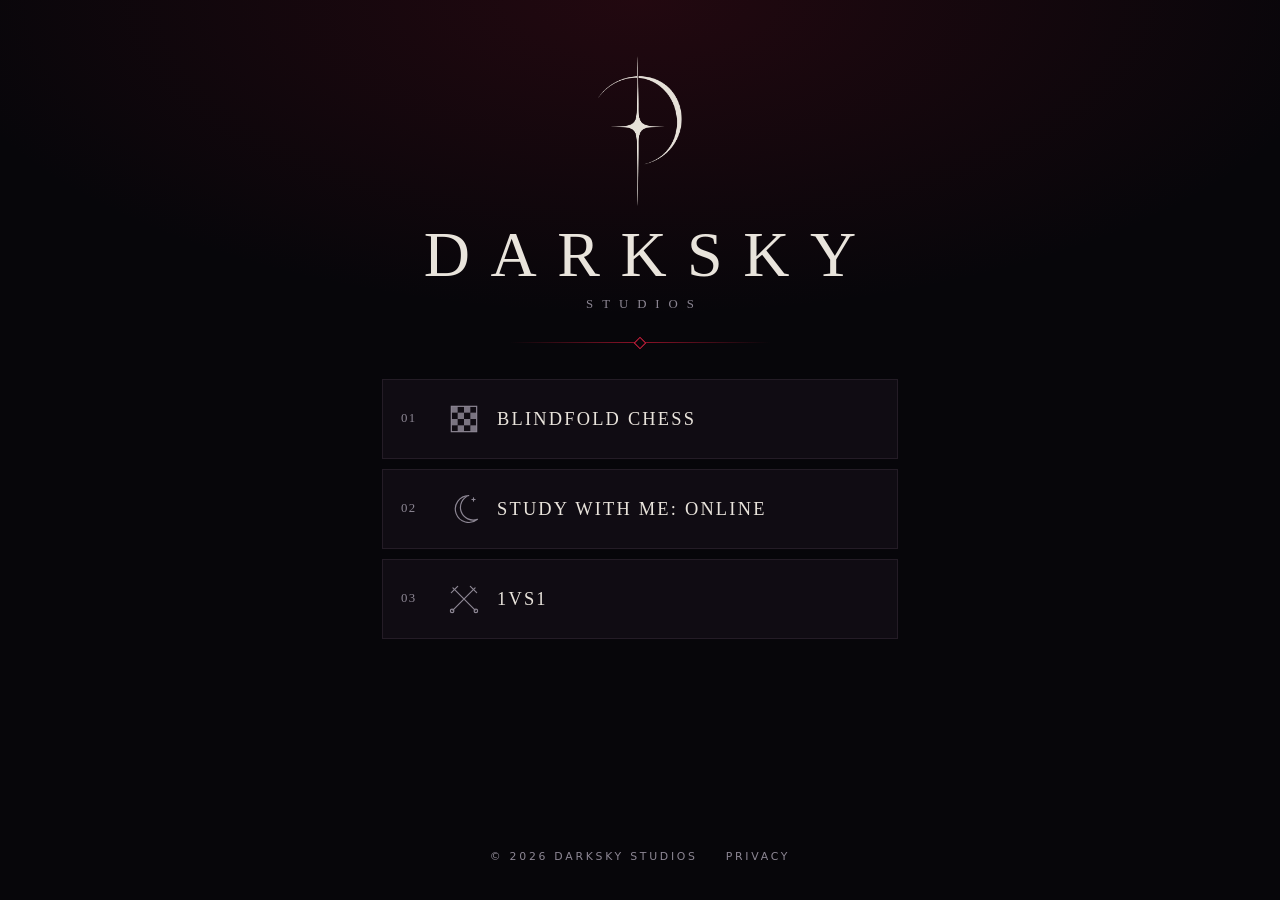
<file: index.html>
<!doctype html>
<html lang="en">
<head>
<meta charset="utf-8">
<meta name="viewport" content="width=device-width, initial-scale=1">
<title>DarkSky Studios</title>
<meta name="description" content="DarkSky Studios. Indie games: Blindfold Chess, Study With Me: Online, 1vs1.">
<meta property="og:title" content="DarkSky Studios">
<meta property="og:description" content="DarkSky Studios. Indie games: Blindfold Chess, Study With Me: Online, 1vs1.">
<meta property="og:type" content="website">
<meta name="theme-color" content="#07060a">
<link rel="icon" type="image/png" href="assets/favicon.png">
<link rel="apple-touch-icon" href="assets/apple-touch-icon.png">
<style>html,body{background:#07060a}</style>
<link rel="stylesheet" href="assets/style.css?v=5">
</head>
<body>
<main class="stage">
  <header class="title">
    <img class="logo" src="assets/logo.png" alt="DarkSky Studios" width="116" height="208">
    <h1>DarkSky</h1>
    <p class="sub">Studios</p>
    <div class="rule"><i></i></div>
  </header>
  <ul class="menu">
    <li style="--i:1"><a href="blindfold-chess/">
      <span class="num">01</span>
      <span class="ico"><svg viewBox="0 0 48 48" aria-hidden="true"><rect x="8" y="8" width="32" height="32" fill="none" stroke="currentColor" stroke-width="1.5"/><rect x="8" y="8" width="8" height="8" fill="currentColor" opacity=".85"/><rect x="8" y="24" width="8" height="8" fill="currentColor" opacity=".85"/><rect x="16" y="16" width="8" height="8" fill="currentColor" opacity=".85"/><rect x="16" y="32" width="8" height="8" fill="currentColor" opacity=".85"/><rect x="24" y="8" width="8" height="8" fill="currentColor" opacity=".85"/><rect x="24" y="24" width="8" height="8" fill="currentColor" opacity=".85"/><rect x="32" y="16" width="8" height="8" fill="currentColor" opacity=".85"/><rect x="32" y="32" width="8" height="8" fill="currentColor" opacity=".85"/></svg></span>
      <span class="name">Blindfold Chess</span>
      <span class="cursor" aria-hidden="true">&#9656;</span>
    </a></li>
    <li style="--i:2"><a href="study-with-me/">
      <span class="num">02</span>
      <span class="ico"><svg viewBox="0 0 48 48" aria-hidden="true" fill="none" stroke="currentColor" stroke-width="1.5" stroke-linejoin="round"><path d="M30 7a17 17 0 1 0 11 30A14 14 0 0 1 30 7z"/><path d="M36 10v4M34 12h4" stroke-linecap="round"/></svg></span>
      <span class="name">Study With Me: Online</span>
      <span class="cursor" aria-hidden="true">&#9656;</span>
    </a></li>
    <li style="--i:3"><a href="1vs1/">
      <span class="num">03</span>
      <span class="ico"><svg viewBox="0 0 48 48" aria-hidden="true" fill="none" stroke="currentColor" stroke-width="1.5" stroke-linecap="round"><path d="M10 10 L38 38 M38 10 L10 38"/><path d="M8 16 L16 8 M32 8 L40 16"/><circle cx="9" cy="39" r="2.2"/><circle cx="39" cy="39" r="2.2"/></svg></span>
      <span class="name">1vs1</span>
      <span class="cursor" aria-hidden="true">&#9656;</span>
    </a></li>
  </ul>
</main>
<footer class="foot">
  <span>&copy; 2026 DarkSky Studios</span>
  <a href="./privacy/">Privacy</a>
</footer>
</body>
</html>
</file>
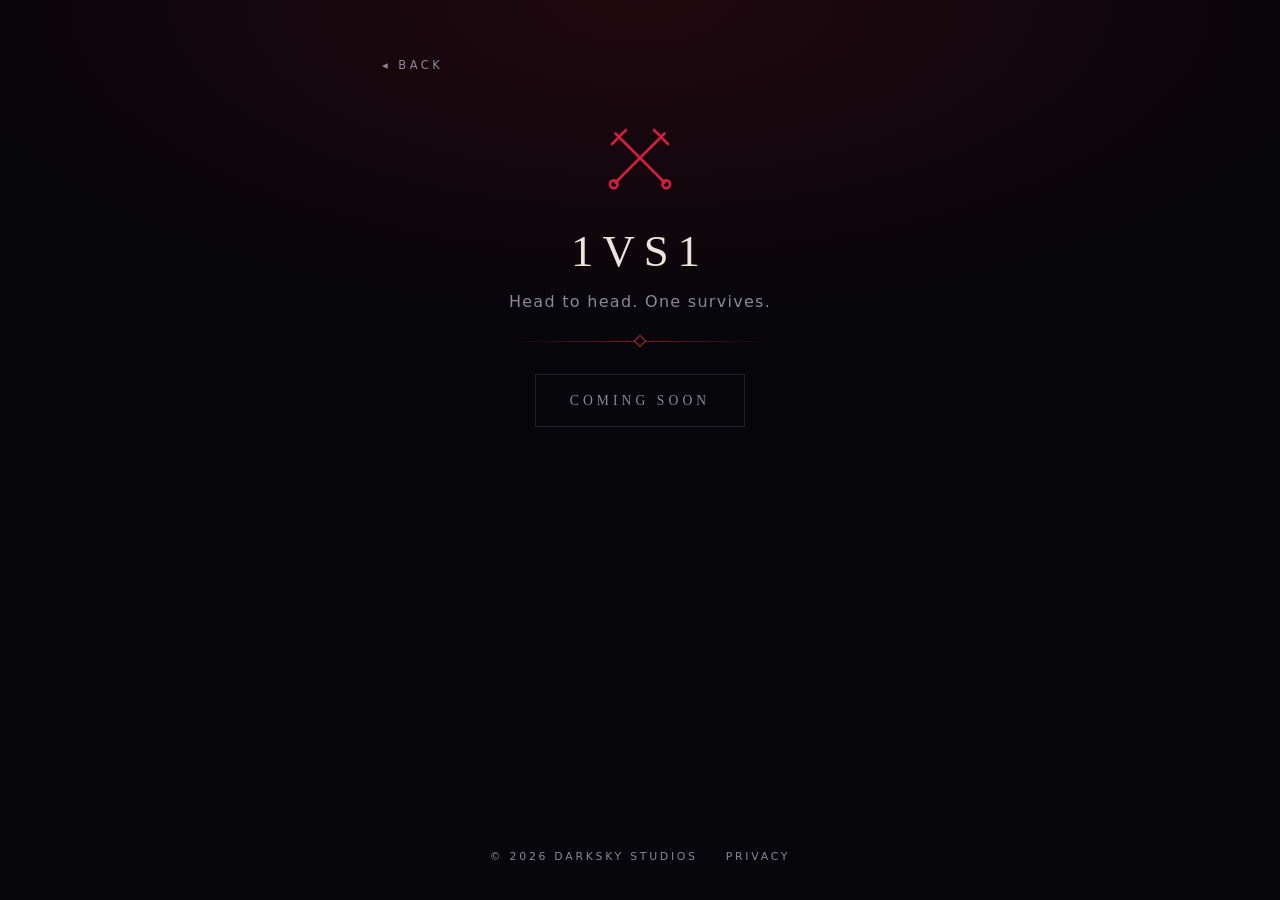
<file: 1vs1/index.html>
<!doctype html>
<html lang="en">
<head>
<meta charset="utf-8">
<meta name="viewport" content="width=device-width, initial-scale=1">
<title>1vs1 - DarkSky Studios</title>
<meta name="description" content="1vs1. Head to head. One survives. By DarkSky Studios.">
<meta property="og:title" content="1vs1 - DarkSky Studios">
<meta property="og:description" content="1vs1. Head to head. One survives. By DarkSky Studios.">
<meta property="og:type" content="website">
<meta name="theme-color" content="#07060a">
<link rel="icon" type="image/png" href="../assets/favicon.png">
<link rel="apple-touch-icon" href="../assets/apple-touch-icon.png">
<style>html,body{background:#07060a}</style>
<link rel="stylesheet" href="../assets/style.css?v=5">
</head>
<body>
<main class="stage game">
  <a class="back" href="../">&#9666; Back</a>
  <div class="gicon"><svg viewBox="0 0 48 48" aria-hidden="true" fill="none" stroke="currentColor" stroke-width="1.5" stroke-linecap="round"><path d="M10 10 L38 38 M38 10 L10 38"/><path d="M8 16 L16 8 M32 8 L40 16"/><circle cx="9" cy="39" r="2.2"/><circle cx="39" cy="39" r="2.2"/></svg></div>
  <h1 class="gtitle">1vs1</h1>
  <p class="gline">Head to head. One survives.</p>
  <div class="rule"><i></i></div>
  <!-- TODO: when the Steam page is live, replace the line below with: <a class="btn" href="STEAM_URL" target="_blank" rel="noopener">Wishlist on Steam</a> -->
  <span class="soon">Coming soon</span>
</main>
<footer class="foot">
  <span>&copy; 2026 DarkSky Studios</span>
  <a href="../privacy/">Privacy</a>
</footer>
</body>
</html>
</file>
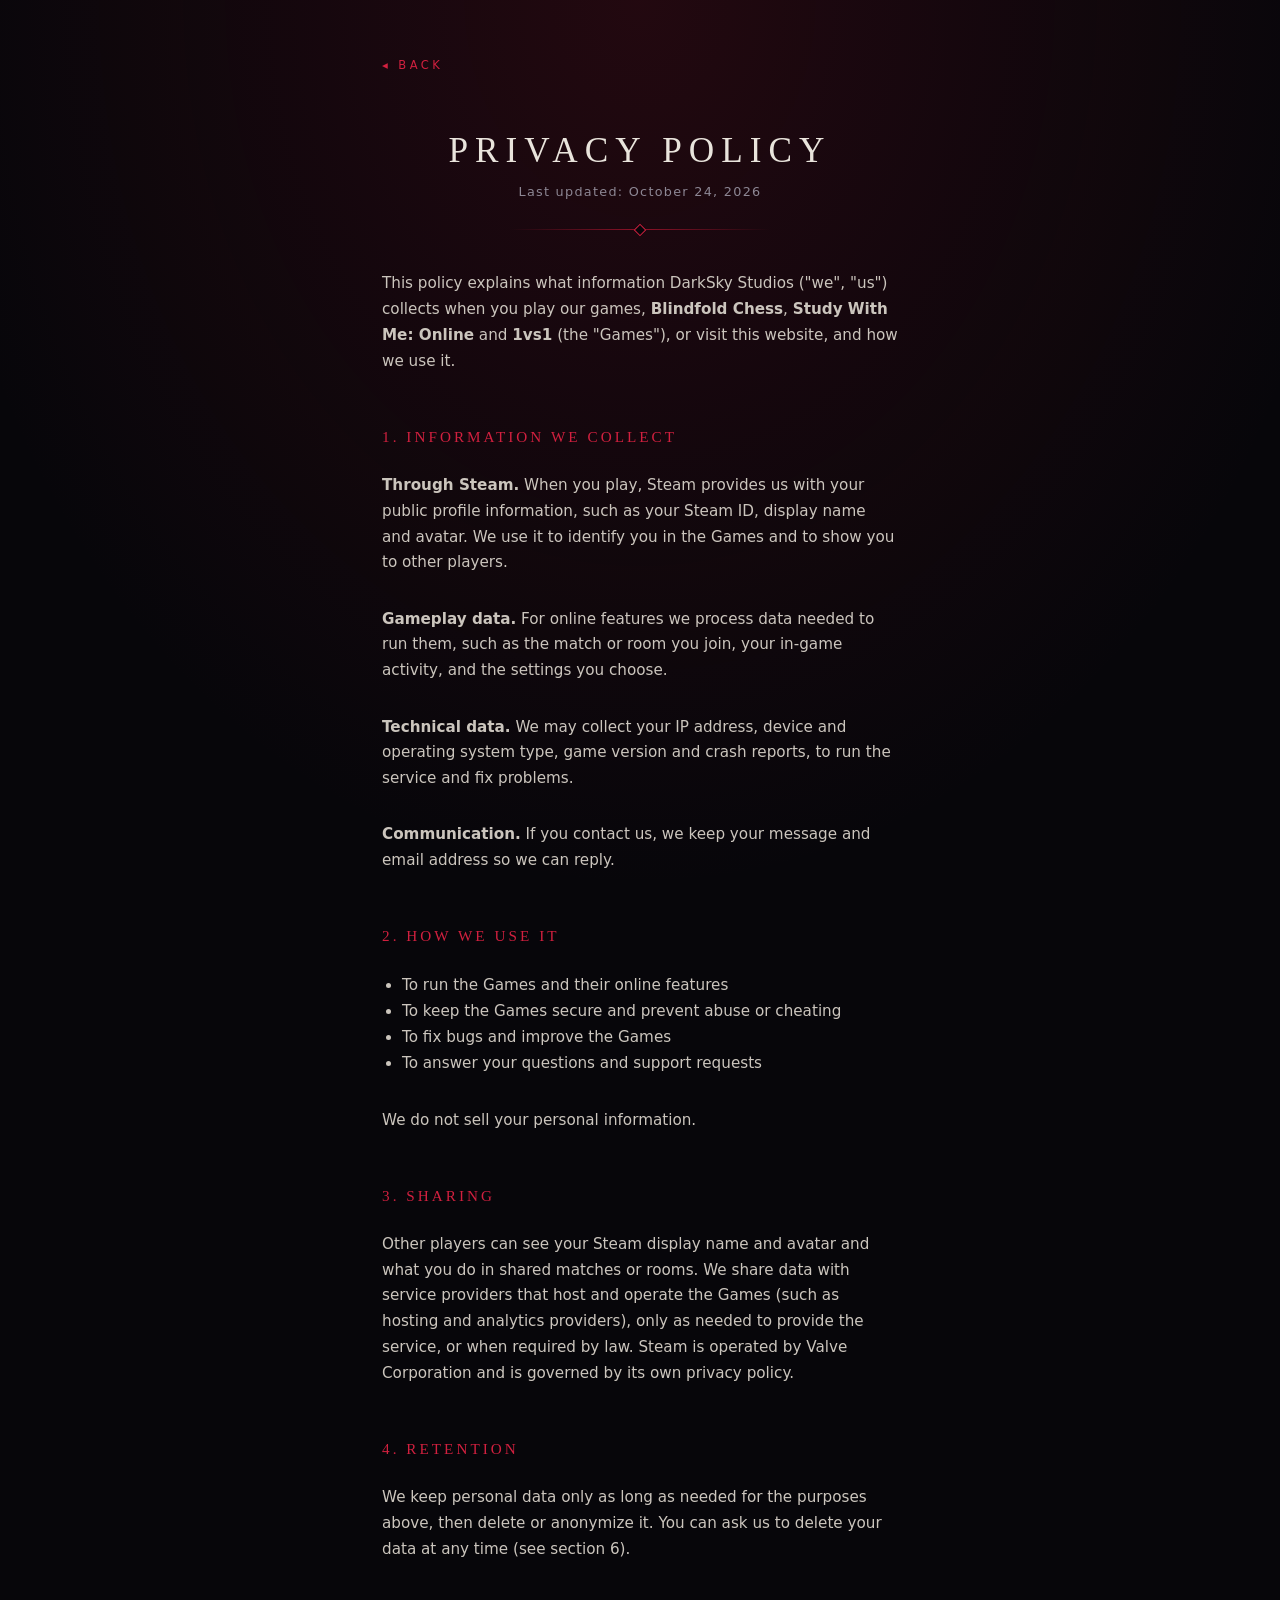
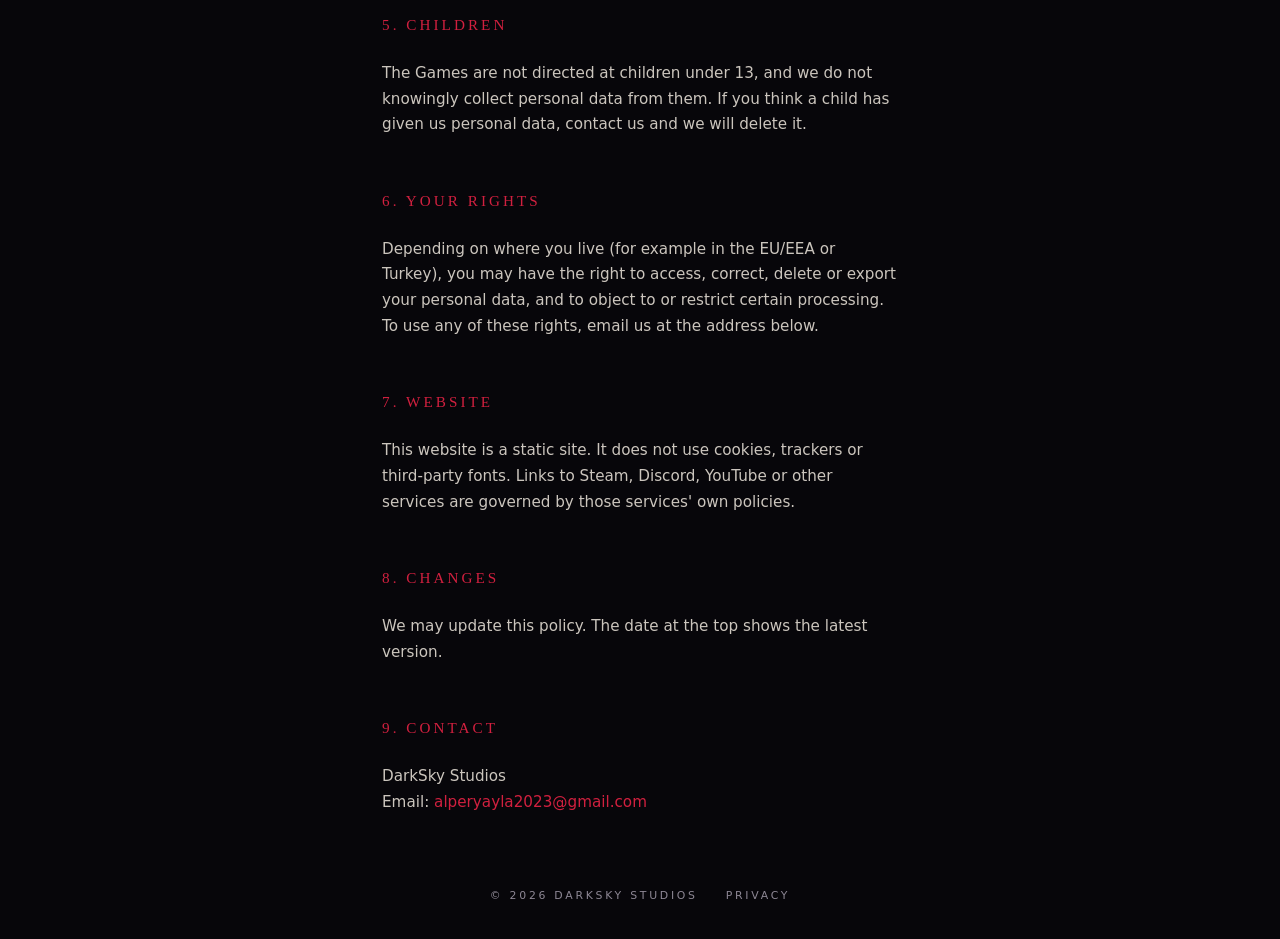
<file: privacy/index.html>
<!doctype html>
<html lang="en">
<head>
<meta charset="utf-8">
<meta name="viewport" content="width=device-width, initial-scale=1">
<title>Privacy Policy - DarkSky Studios</title>
<meta name="description" content="Privacy Policy for DarkSky Studios games and website.">
<meta property="og:title" content="Privacy Policy - DarkSky Studios">
<meta property="og:description" content="Privacy Policy for DarkSky Studios games and website.">
<meta property="og:type" content="website">
<meta name="theme-color" content="#07060a">
<link rel="icon" type="image/png" href="../assets/favicon.png">
<link rel="apple-touch-icon" href="../assets/apple-touch-icon.png">
<style>html,body{background:#07060a}</style>
<link rel="stylesheet" href="../assets/style.css?v=5">
</head>
<body>
<main class="stage legal">
  <a class="back" href="../">&#9666; Back</a>
  <h1 class="gtitle">Privacy Policy</h1>
  <p class="meta">Last updated: October 24, 2026</p>
  <div class="rule"><i></i></div>
  <!-- TODO: This is a template. Check every section against what your games actually do,
       fill in the contact email, and ideally have it reviewed. It is not legal advice. -->

  <p>This policy explains what information DarkSky Studios ("we", "us") collects when you play our games, <strong>Blindfold Chess</strong>, <strong>Study With Me: Online</strong> and <strong>1vs1</strong> (the "Games"), or visit this website, and how we use it.</p>

  <h2>1. Information we collect</h2>
  <p><strong>Through Steam.</strong> When you play, Steam provides us with your public profile information, such as your Steam ID, display name and avatar. We use it to identify you in the Games and to show you to other players.</p>
  <p><strong>Gameplay data.</strong> For online features we process data needed to run them, such as the match or room you join, your in-game activity, and the settings you choose.</p>
  <p><strong>Technical data.</strong> We may collect your IP address, device and operating system type, game version and crash reports, to run the service and fix problems.</p>
  <p><strong>Communication.</strong> If you contact us, we keep your message and email address so we can reply.</p>

  <h2>2. How we use it</h2>
  <ul>
    <li>To run the Games and their online features</li>
    <li>To keep the Games secure and prevent abuse or cheating</li>
    <li>To fix bugs and improve the Games</li>
    <li>To answer your questions and support requests</li>
  </ul>
  <p>We do not sell your personal information.</p>

  <h2>3. Sharing</h2>
  <p>Other players can see your Steam display name and avatar and what you do in shared matches or rooms. We share data with service providers that host and operate the Games (such as hosting and analytics providers), only as needed to provide the service, or when required by law. Steam is operated by Valve Corporation and is governed by its own privacy policy.</p>

  <h2>4. Retention</h2>
  <p>We keep personal data only as long as needed for the purposes above, then delete or anonymize it. You can ask us to delete your data at any time (see section 6).</p>

  <h2>5. Children</h2>
  <p>The Games are not directed at children under 13, and we do not knowingly collect personal data from them. If you think a child has given us personal data, contact us and we will delete it.</p>

  <h2>6. Your rights</h2>
  <p>Depending on where you live (for example in the EU/EEA or Turkey), you may have the right to access, correct, delete or export your personal data, and to object to or restrict certain processing. To use any of these rights, email us at the address below.</p>

  <h2>7. Website</h2>
  <p>This website is a static site. It does not use cookies, trackers or third-party fonts. Links to Steam, Discord, YouTube or other services are governed by those services' own policies.</p>

  <h2>8. Changes</h2>
  <p>We may update this policy. The date at the top shows the latest version.</p>

  <h2>9. Contact</h2>
  <p>DarkSky Studios<br>Email: <a href="mailto:alperyayla2023@gmail.com">alperyayla2023@gmail.com</a></p>
</main>
<footer class="foot">
  <span>&copy; 2026 DarkSky Studios</span>
  <a href="../privacy/">Privacy</a>
</footer>
</body>
</html>
</file>
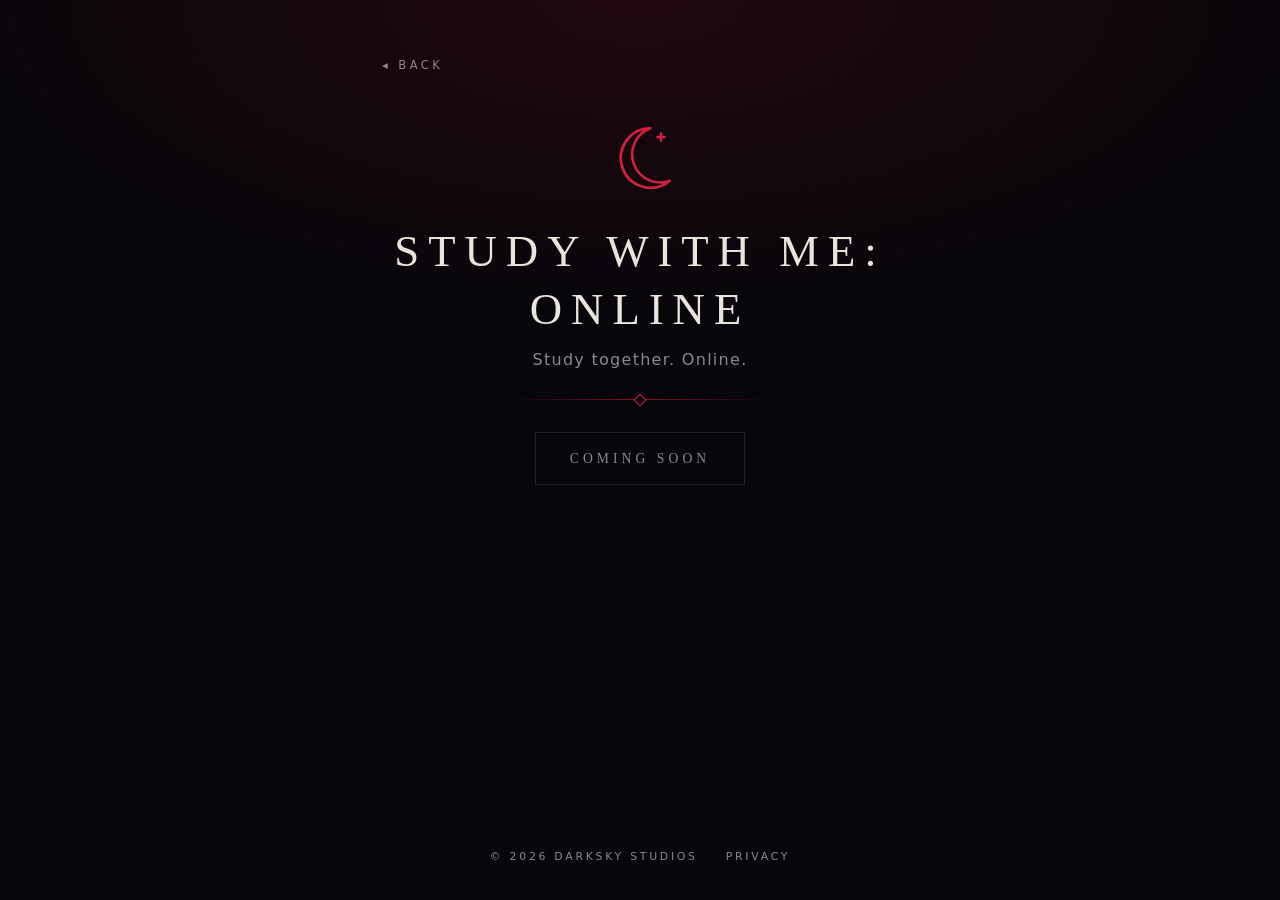
<file: study-with-me/index.html>
<!doctype html>
<html lang="en">
<head>
<meta charset="utf-8">
<meta name="viewport" content="width=device-width, initial-scale=1">
<title>Study With Me: Online - DarkSky Studios</title>
<meta name="description" content="Study With Me: Online. Study together. Online. By DarkSky Studios.">
<meta property="og:title" content="Study With Me: Online - DarkSky Studios">
<meta property="og:description" content="Study With Me: Online. Study together. Online. By DarkSky Studios.">
<meta property="og:type" content="website">
<meta name="theme-color" content="#07060a">
<link rel="icon" type="image/png" href="../assets/favicon.png">
<link rel="apple-touch-icon" href="../assets/apple-touch-icon.png">
<style>html,body{background:#07060a}</style>
<link rel="stylesheet" href="../assets/style.css?v=5">
</head>
<body>
<main class="stage game">
  <a class="back" href="../">&#9666; Back</a>
  <div class="gicon"><svg viewBox="0 0 48 48" aria-hidden="true" fill="none" stroke="currentColor" stroke-width="1.5" stroke-linejoin="round"><path d="M30 7a17 17 0 1 0 11 30A14 14 0 0 1 30 7z"/><path d="M36 10v4M34 12h4" stroke-linecap="round"/></svg></div>
  <h1 class="gtitle">Study With Me: Online</h1>
  <p class="gline">Study together. Online.</p>
  <div class="rule"><i></i></div>
  <!-- TODO: when the Steam page is live, replace the line below with: <a class="btn" href="STEAM_URL" target="_blank" rel="noopener">Wishlist on Steam</a> -->
  <span class="soon">Coming soon</span>
</main>
<footer class="foot">
  <span>&copy; 2026 DarkSky Studios</span>
  <a href="../privacy/">Privacy</a>
</footer>
</body>
</html>
</file>
<file: assets/style.css>
:root {
  --bg: #07060a;
  --bone: #e9e4dc;
  --ash: #8d8794;
  --line: #241c26;
  --blood: #8f1228;
  --blood-hot: #d1203f;
  --serif: "Palatino Linotype", Palatino, "Book Antiqua", Georgia, "Times New Roman", serif;
  --sans: system-ui, -apple-system, "Segoe UI", Roboto, Helvetica, Arial, sans-serif;
}
* { box-sizing: border-box; }
html { background: var(--bg); }
body {
  margin: 0;
  min-height: 100vh;
  background: radial-gradient(ellipse 80% 50% at 50% 0%, rgba(143, 18, 40, .2), transparent 70%), var(--bg);
  color: var(--bone);
  font-family: var(--sans);
  line-height: 1.7;
  display: flex;
  flex-direction: column;
}
a { color: inherit; text-decoration: none; }

.stage {
  width: 100%;
  max-width: 560px;
  margin: 0 auto;
  padding: 56px 22px 30px;
  flex: 1;
  display: flex; flex-direction: column; align-items: center;
}

/* title */
.title { text-align: center; }
.logo { display: block; margin: 0 auto; height: 150px; width: auto; }
.title h1 {
  font-family: var(--serif);
  font-weight: 400;
  font-size: clamp(2.6rem, 11vw, 4rem);
  letter-spacing: .32em;
  text-indent: .32em;
  text-transform: uppercase;
  margin: 14px 0 0;
  line-height: 1.1;
}
.sub {
  margin: 4px 0 0;
  font-family: var(--serif);
  font-size: .8rem;
  letter-spacing: .7em;
  text-indent: .7em;
  text-transform: uppercase;
  color: var(--ash);
}
.rule { display: flex; justify-content: center; margin: 26px 0; width: 100%; }
.rule i {
  position: relative; width: 70%; max-width: 260px; height: 1px;
  background: linear-gradient(90deg, transparent, var(--blood), transparent);
}
.rule i::after {
  content: ""; position: absolute; left: 50%; top: 50%;
  width: 7px; height: 7px;
  background: var(--bg); border: 1px solid var(--blood-hot);
  transform: translate(-50%, -50%) rotate(45deg);
}

/* game menu */
.menu { list-style: none; padding: 0; margin: 10px 0 0; width: 100%; }
.menu a {
  position: relative;
  display: grid;
  grid-template-columns: 30px 38px 1fr 18px;
  align-items: center;
  gap: 14px;
  padding: 20px 18px;
  margin-bottom: 10px;
  border: 1px solid var(--line);
  background-color: #100c13;
  transition: transform .15s ease, border-color .15s ease, background-color .15s ease;
}
.menu a::before {
  content: ""; position: absolute; left: -1px; top: -1px; bottom: -1px; width: 3px;
  background: var(--blood-hot);
  transform: scaleY(0); transition: transform .15s ease;
}
.menu .num { font-family: var(--serif); font-size: .8rem; color: var(--ash); letter-spacing: .1em; }
.menu .ico { width: 38px; height: 38px; color: var(--ash); }
.menu .ico svg { width: 100%; height: 100%; display: block; }
.menu .name {
  font-family: var(--serif);
  font-size: 1.15rem;
  letter-spacing: .12em;
  text-transform: uppercase;
}
.menu .cursor { color: var(--blood-hot); opacity: 0; }
.menu a:hover, .menu a:focus-visible {
  outline: none;
  transform: translateX(6px);
  border-color: var(--blood);
  background-color: #2a0f19;
}
.menu a:hover::before, .menu a:focus-visible::before { transform: scaleY(1); }
.menu a:hover .ico, .menu a:focus-visible .ico { color: var(--blood-hot); }
.menu a:hover .cursor, .menu a:focus-visible .cursor { opacity: 1; }

/* game + legal pages */
.back {
  align-self: flex-start;
  font-size: .72rem; letter-spacing: .3em; text-transform: uppercase;
  color: var(--ash);
}
.back:hover { color: var(--blood-hot); }
.game { text-align: center; }
.game .back { margin-bottom: 40px; }
.gicon { width: 84px; height: 84px; color: var(--blood-hot); }
.gicon svg { width: 100%; height: 100%; }
.gtitle {
  font-family: var(--serif); font-weight: 400;
  font-size: clamp(1.9rem, 7vw, 2.8rem);
  letter-spacing: .2em; text-transform: uppercase;
  margin: 22px 0 8px;
  line-height: 1.3;
}
.gline { margin: 0; color: var(--ash); letter-spacing: .08em; }
.btn {
  display: inline-block;
  margin-top: 6px;
  padding: 14px 34px;
  font-family: var(--serif);
  font-size: .85rem; letter-spacing: .3em; text-transform: uppercase;
  border: 1px solid var(--blood-hot);
  color: var(--bone);
  transition: background-color .15s ease;
}
.btn:hover, .btn:focus-visible { outline: none; background-color: var(--blood); }
.soon {
  display: inline-block;
  margin-top: 6px;
  padding: 14px 34px;
  font-family: var(--serif);
  font-size: .85rem; letter-spacing: .3em; text-transform: uppercase;
  border: 1px solid var(--line);
  color: var(--ash);
}
.art { display: block; width: 100%; height: auto; margin-top: 34px; border: 1px solid var(--line); background: #100c13; }
.media { width: 100%; aspect-ratio: 16 / 9; margin-top: 40px; border: 1px solid var(--line); }
.media iframe { width: 100%; height: 100%; border: 0; }
.shots { display: grid; grid-template-columns: 1fr 1fr; gap: 10px; width: 100%; margin-top: 10px; }
.shots img { width: 100%; display: block; border: 1px solid var(--line); }

.legal { align-items: stretch; }
.legal .back { margin-bottom: 30px; }
.legal .gtitle { text-align: center; font-size: clamp(1.6rem, 6vw, 2.2rem); }
.legal .meta { text-align: center; color: var(--ash); font-size: .8rem; letter-spacing: .1em; margin: 0; }
.legal h2 {
  font-family: var(--serif); font-weight: 400;
  font-size: .95rem; letter-spacing: .2em; text-transform: uppercase;
  color: var(--blood-hot);
  margin: 34px 0 8px;
}
.legal p, .legal li { color: #cbc5bd; font-size: .95rem; }
.legal a { color: var(--blood-hot); }
.legal a:hover { text-decoration: underline; }
.legal ul { padding-left: 20px; }

/* footer */
.foot {
  display: flex; justify-content: center; gap: 28px;
  padding: 26px 20px 34px;
  font-size: .68rem; letter-spacing: .25em; text-transform: uppercase;
  color: var(--ash);
}
.foot a:hover { color: var(--blood-hot); }

@media (max-width: 520px) {
  .menu a { grid-template-columns: 24px 32px 1fr 14px; gap: 10px; padding: 16px 14px; }
  .menu .name { font-size: 1rem; letter-spacing: .08em; }
  .menu .ico { width: 32px; height: 32px; }
}
</file>
